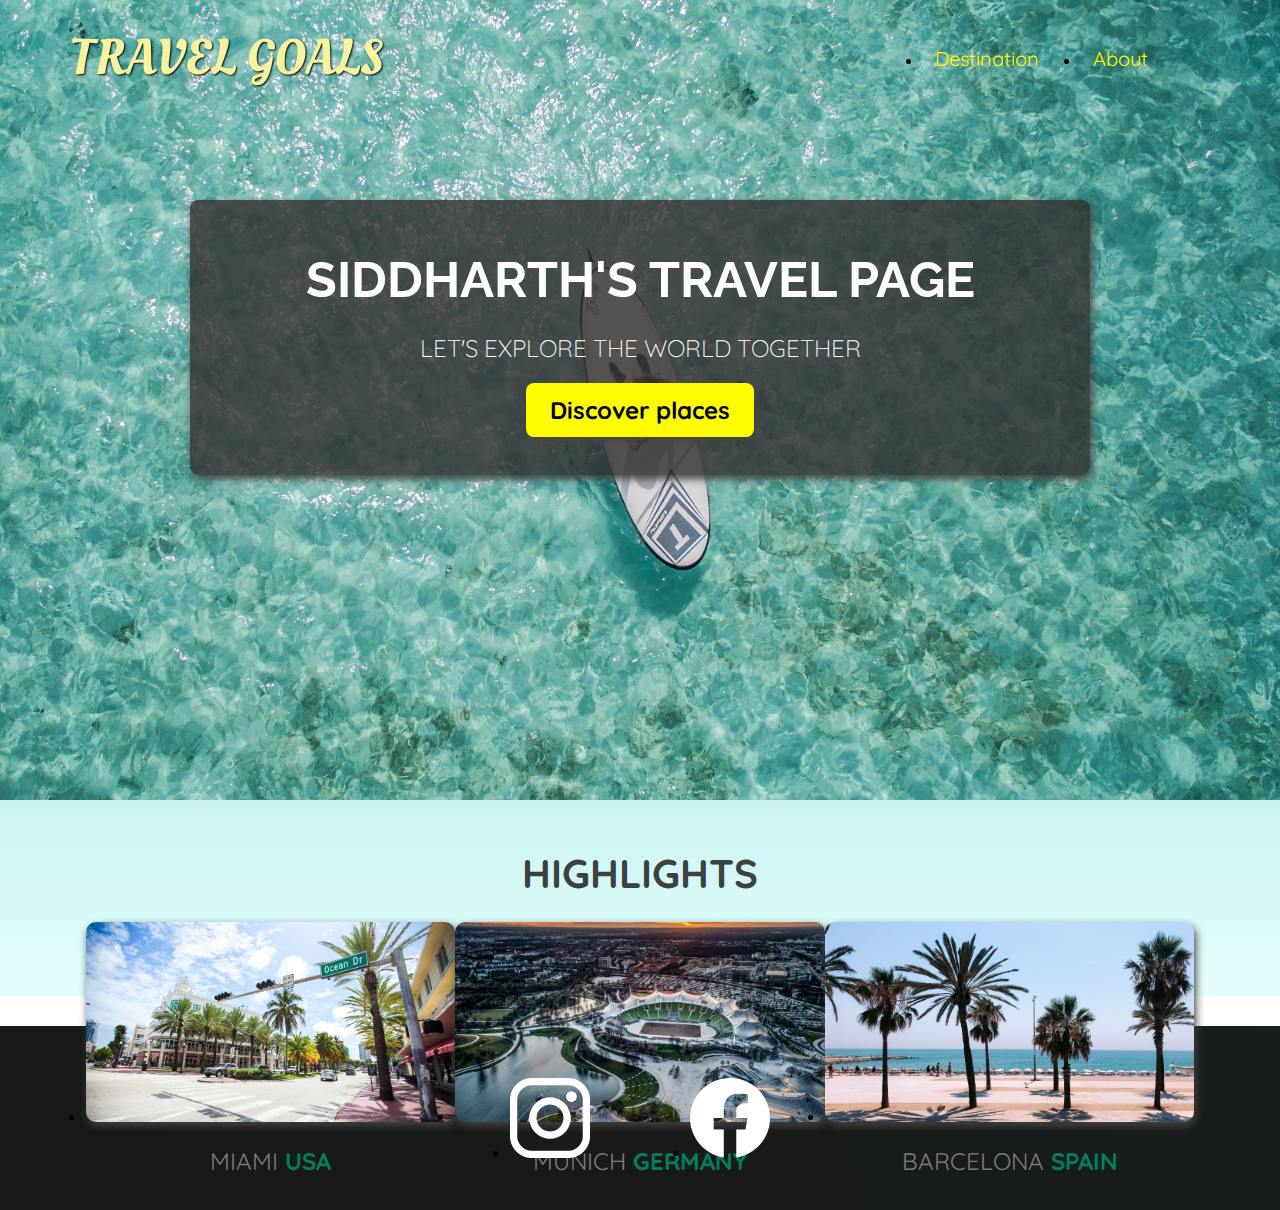
<file: HTML/index.html>
<!DOCTYPE html>
<html lang="en">

<head>
    <meta charset="UTF-8">
    <link
        href="https://fonts.googleapis.com/css2?family=Raleway:wght@700&family=Oleo+Script:wght@700&family=Quicksand:wght@300;500;700&display=swap"
        rel="stylesheet" />
    <link rel="stylesheet" href="/css/shared.css">
    <link rel="stylesheet" href="/css/styles.css"> 
    <title>Travel goals </title>
</head>

<body>
    <header>
        <div id="page-logo">
            <a href="index.html">Travel Goals</a>
        </div>
        <nav>
            <ul>
                <li><a href="places.html">Destination</a></li>
                <li><a href=""> About</a></li>
            </ul>
        </nav>
    </header>
    <main>
        <section id="hero">
            <div id="hero-content">
                <h1>Siddharth's Travel Page</h1>
                <p>Let's explore the world together</p>
                <a href="places.html">Discover places</a>
            </div>

        </section>
        
        <section id="highlights">
            <h2>Highlights</h2>
            
            <ul id="destinations">
                <li class="destination">
                    <img src="/images/places/miami.jpg" alt="miami pic">
                    <p>Miami <strong>USA</strong></p>
                </li>
                <li class="destination">
                    <img src="/images/places/munich.jpg" alt="munich ">
                    <p>Munich <strong>Germany</strong></p>
                </li>
                <li class="destination">
                    <img src="/images/places/barcelona.jpg" alt="barcelona">
                    <p>Barcelona <strong>Spain</strong></p>
                </li>
            </ul>
        
        </section>
    
    </main>
    <!-- <footer>
        <ul>
            <li><a href="https://www.instagram.com"><img src="/images/icons/insta.png" alt="instagram"></a></li>
            <li><a href="https://www.facebook.com"><img src="/images/icons/facebook.png" alt="facebook"></a></li>
        </ul>
    </footer> -->
    <footer>
        <ul>
            <li>
                <a href="https://www.instagram.com">
                    <img src="/images/icons/insta.png" alt="instagram logo ">
                </a>
            </li>
            <li>
                <a href="https://www.facebook.com"><img src="/images/icons/facebook.png" alt="Facebook logo">
                </a>
            </li>
        </ul>
    </footer>
</body>

</html>
</file>
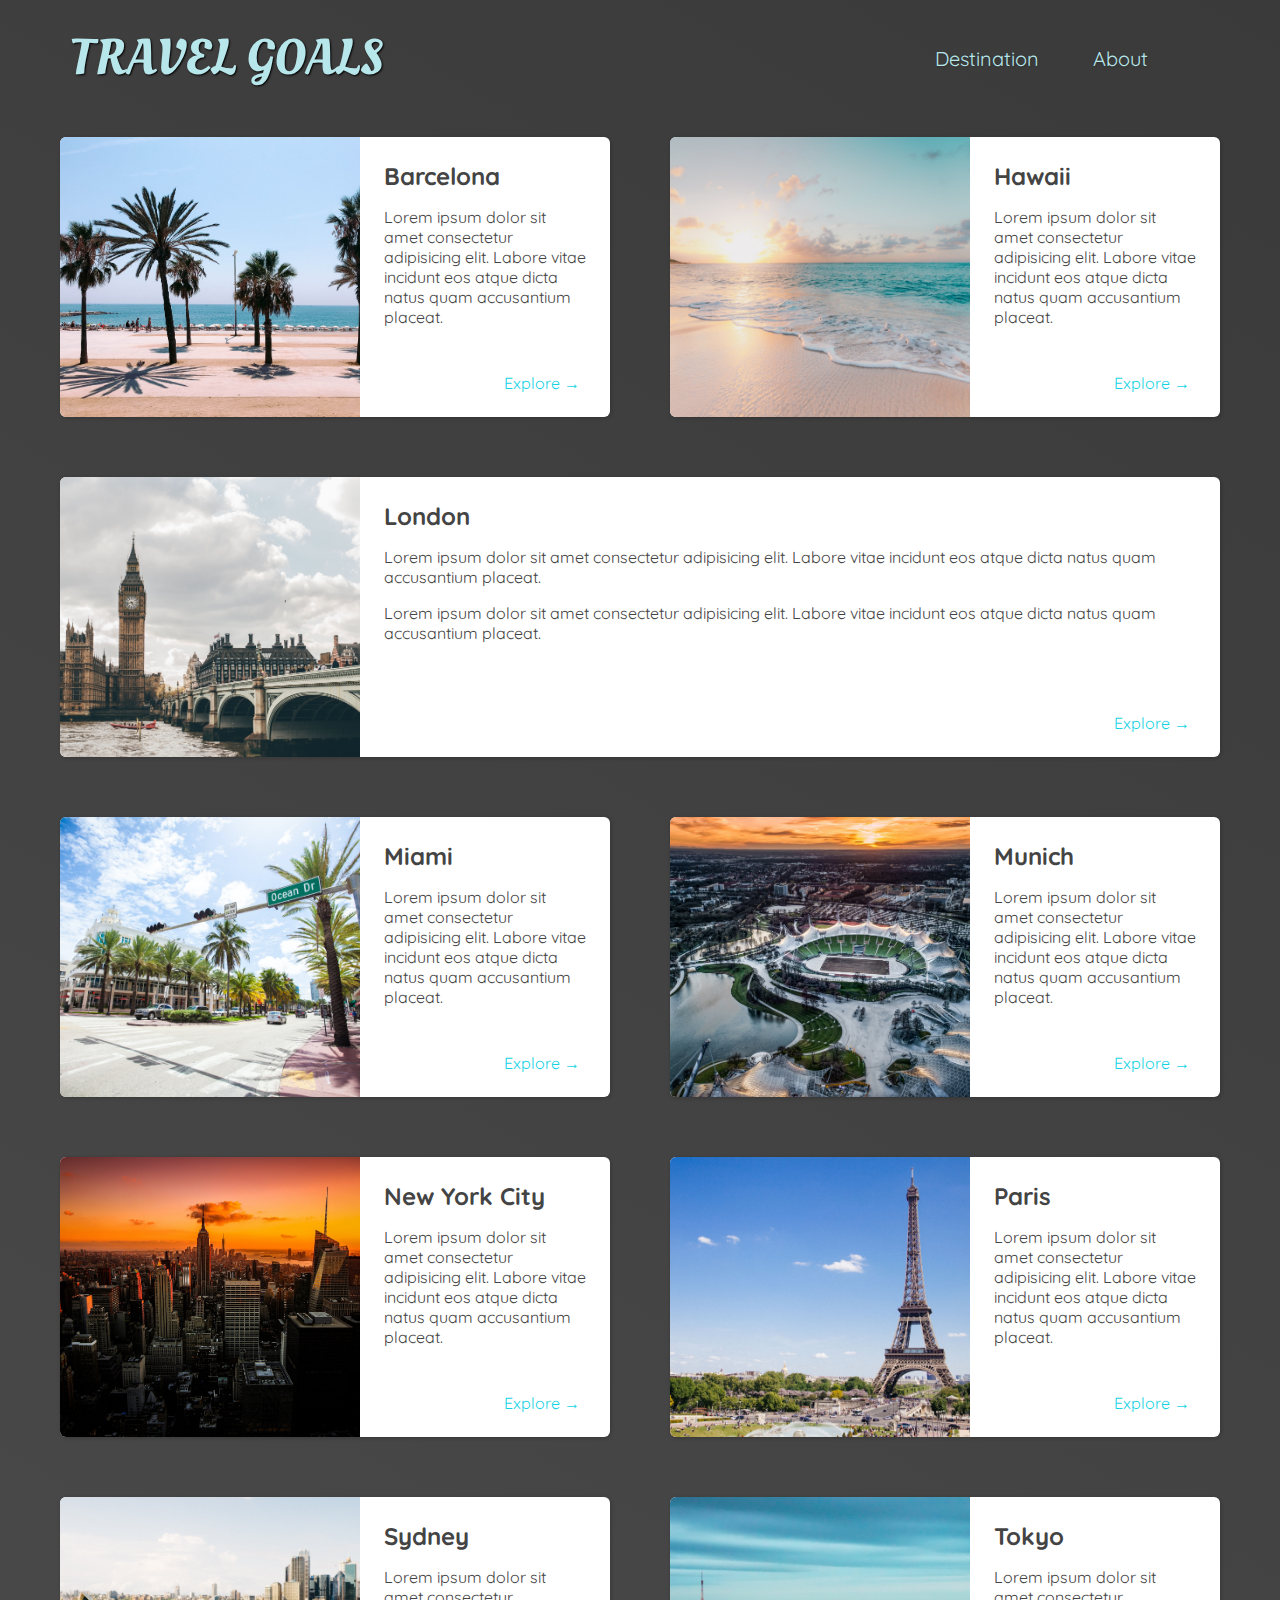
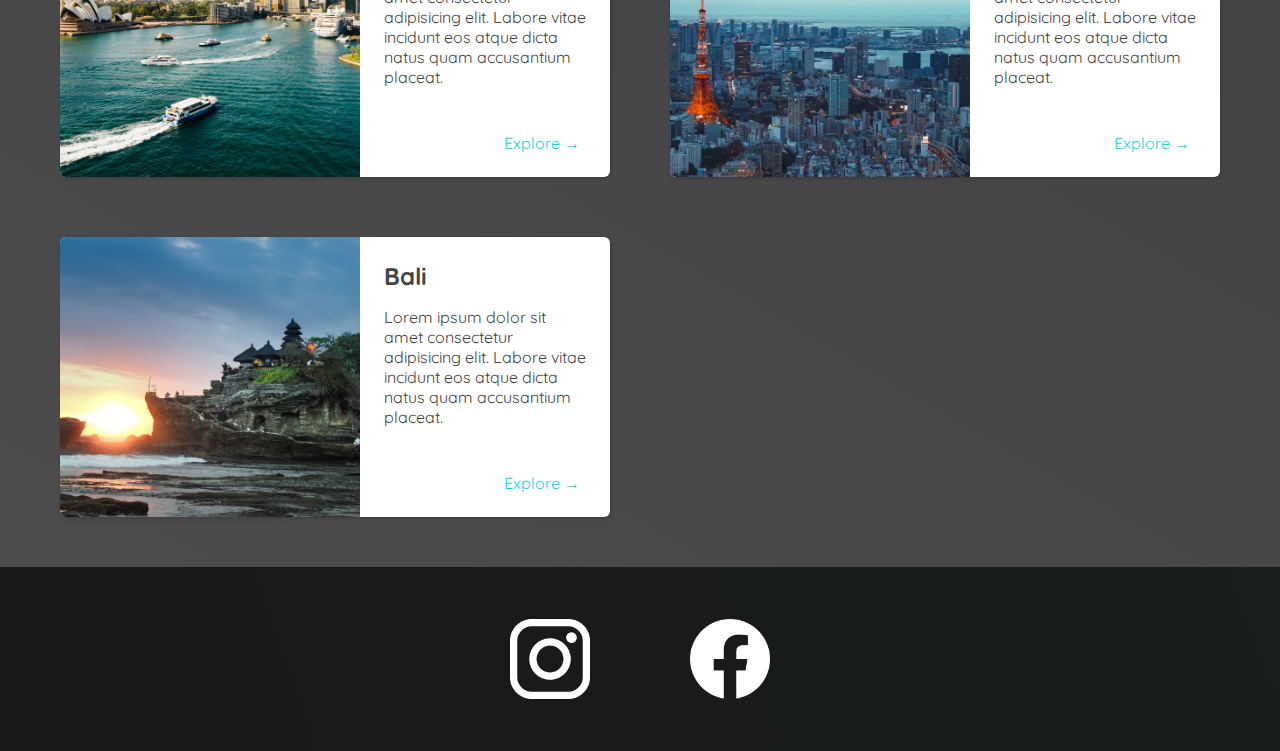
<file: HTML/places.html>
<!DOCTYPE html>
<html lang="en">

<head>
  <meta charset="UTF-8">
  <link
    href="https://fonts.googleapis.com/css2?family=Raleway:wght@700&family=Oleo+Script:wght@700&family=Quicksand:wght@300;500;700&display=swap"
    rel="stylesheet" />
  <link rel="stylesheet" href="/css/shared.css">
  <link rel="stylesheet" href="/css/places.css">
  <title>Travel goals </title>
</head>

<body>
  <header>
    <div id="page-logo">
      <a href="index.html">Travel Goals</a>
    </div>
    <nav>
      <ul>
        <li><a href="places.html">Destination</a></li>
        <li><a href=""> About</a></li>
      </ul>
    </nav>
  </header>
  <main>
    <ul>
      <li>
        <img src="/images/places/barcelona.jpg" alt="City of Barcelona" />
        <div class="item-content">
          <div>
            <h2>Barcelona</h2>
            <p>
              Lorem ipsum dolor sit amet consectetur adipisicing elit. Labore
              vitae incidunt eos atque dicta natus quam accusantium placeat.
            </p>
          </div>
          <div class="actions">
            <a href="https://en.wikipedia.org/wiki/Barcelona">Explore &#x2192</a>
          </div>
        </div>
      </li>
      <li>
        <img src="/images/places/hawaii.jpg" alt="Hawaii beach" />
        <div class="item-content">
          <div>
            <h2>Hawaii</h2>
            <p>
              Lorem ipsum dolor sit amet consectetur adipisicing elit. Labore
              vitae incidunt eos atque dicta natus quam accusantium placeat.
            </p>
          </div>
          <div class="actions">
            <a href="hhttps://en.wikipedia.org/wiki/Hawaii">Explore &#x2192</a>
          </div>
        </div>
      </li>
      <li>
        <img src="/images/places/london.jpg" alt="London city" />
        <div class="item-content">
          <div>
            <h2>London</h2>
            <p>
              Lorem ipsum dolor sit amet consectetur adipisicing elit. Labore
              vitae incidunt eos atque dicta natus quam accusantium placeat.
            </p>
            <p>
              Lorem ipsum dolor sit amet consectetur adipisicing elit. Labore
              vitae incidunt eos atque dicta natus quam accusantium placeat.
            </p>
          </div>
          <div class="actions">
            <a href="https://en.wikipedia.org/wiki/London">Explore &#x2192</a>
          </div>
        </div>
      </li>
      <li>
        <img src="/images/places/miami.jpg" alt="Miami streets" />
        <div class="item-content">
          <div>
            <h2>Miami</h2>
            <p>
              Lorem ipsum dolor sit amet consectetur adipisicing elit. Labore
              vitae incidunt eos atque dicta natus quam accusantium placeat.
            </p>
          </div>
          <div class="actions">
            <a href="https://en.wikipedia.org/wiki/Miami">Explore &#x2192</a>
          </div>
        </div>
      </li>
      <li>
        <img src="/images/places/munich.jpg" alt="Munich football stadium" />
        <div class="item-content">
          <div>
            <h2>Munich</h2>
            <p>
              Lorem ipsum dolor sit amet consectetur adipisicing elit. Labore
              vitae incidunt eos atque dicta natus quam accusantium placeat.
            </p>
          </div>
          <div class="actions">
            <a href="https://en.wikipedia.org/wiki/Munich">Explore &#x2192</a>
          </div>
        </div>
      </li>
      <li>
        <img src="/images/places/new-york-city.jpg" alt="New York City skyline" />
        <div class="item-content">
          <div>
            <h2>New York City</h2>
            <p>
              Lorem ipsum dolor sit amet consectetur adipisicing elit. Labore
              vitae incidunt eos atque dicta natus quam accusantium placeat.
            </p>
          </div>
          <div class="actions">
            <a href="https://en.wikipedia.org/wiki/New_York_City">Explore &#x2192</a>
          </div>
        </div>
      </li>
      <li>
        <img src="/images/places/paris.jpg" alt="Paris city" />
        <div class="item-content">
          <div>
            <h2>Paris</h2>
            <p>
              Lorem ipsum dolor sit amet consectetur adipisicing elit. Labore
              vitae incidunt eos atque dicta natus quam accusantium placeat.
            </p>
          </div>
          <div class="actions">
            <a href="https://en.wikipedia.org/wiki/Paris">Explore &#x2192</a>
          </div>
        </div>
      </li>
      <li>
        <img src="/images/places/sydney.jpg" alt="Sydney beach" />
        <div class="item-content">
          <div>
            <h2>Sydney</h2>
            <p>
              Lorem ipsum dolor sit amet consectetur adipisicing elit. Labore
              vitae incidunt eos atque dicta natus quam accusantium placeat.
            </p>
          </div>
          <div class="actions">
            <a href="https://en.wikipedia.org/wiki/Sydney">Explore &#x2192</a>
          </div>
        </div>
      </li>
      <li>
        <img src="/images/places/tokyo.jpg" alt="Tokyo skyline" />
        <div class="item-content">
          <div>
            <h2>Tokyo</h2>
            <p>
              Lorem ipsum dolor sit amet consectetur adipisicing elit. Labore
              vitae incidunt eos atque dicta natus quam accusantium placeat.
            </p>
          </div>
          <div class="actions">
            <a href="https://en.wikipedia.org/wiki/Tokyo">Explore &#x2192</a>
          </div>
        </div>
      </li>
      <li>
        <img src="/images/places/bali.jpg" alt="Bali beach" />
        <div class="item-content">
          <div>
            <h2>Bali</h2>
            <p>
              Lorem ipsum dolor sit amet consectetur adipisicing elit. Labore
              vitae incidunt eos atque dicta natus quam accusantium placeat.
            </p>
          </div>
          <div class="actions">
            <a href="https://en.wikipedia.org/wiki/Bali">Explore &#x2192</a>
          </div>
        </div>
      </li>
    </ul>
  </main>
  <footer>
    <ul>
      <li>
        <a href="https://www.instagram.com">
          <img src="/images/icons/insta.png" alt="instagram logo ">
        </a>
      </li>
      <li>
        <a href="https://www.facebook.com"><img src="/images/icons/facebook.png" alt="Facebook logo">
        </a>
      </li>
    </ul>
  </footer>
</body>

</html>
</file>
<file: css/shared.css>
body {
    font-family: "Quicksand", sans-serif;
    margin: 0;
}

#page-logo a {
    padding: 10px;
    font-family: "Oleo Script", sans-serif;
    color: rgb(245, 243, 160);
    font-size: 50px;
    text-decoration: none;
    text-transform: uppercase;
    text-shadow: 1px 1px 2px rgb(0, 0, 0);
}

header ul {
    display: flex;
    padding: 15px 60px;

}

header li {
    margin-left: 30px;
}

header {
    display: flex;
    align-items: center;
    justify-content: space-between;
    padding: 15px 60px;
    position: absolute;
    width: 100%;
    box-sizing: border-box;
    top: 0;
    left: 0;
}

header a {
    color: rgb(255, 251, 0);
    text-decoration: none;
    font-size: 20px;
    padding: 12px;
    text-shadow: 1px 1px 2px rgba(0, 0, 0, 0.2);
    border-radius: 6px;
}

header nav a:hover {
    background-color: rgb(255, 251, 0);
    color: rgb(77, 77, 77);
}

footer {
    background: linear-gradient(70deg, rgb(24, 24, 24), rgb(25, 29, 29));
    margin-top: 30px;
    padding: 36px;
}

footer ul {
    display: flex;
    justify-content: center;
}

footer li {
    width: 80px;
    height: 80px;
    margin: 0px 50px;
}

footer img {
    width: 100%;
    height: 100%;
}
</file>
<file: css/styles.css>
#hero{
  height: 800px;
  background-image:url("/images/places/ocean.jpg");
  background-position: center;
  background-size: cover;
}
#hero-content{
  width: 900px;
  background-color: rgba(51, 47, 47, 0.8);
  box-shadow: 2px 4px 8px rgb(68, 67, 67);
  border-radius: 8px;
  text-align: center;
  padding: 50px 0;
  margin: 0 auto;
  position: relative;
  top: 200px;
}
#hero-content h1{
  color: white;
  text-transform: uppercase;
  font-size: 50px;
  font-family: "Raleway", sans-serif;
  margin: 0%;
}
#hero-content p{
  color: white;
  text-transform: uppercase;
  font-size: 24px;
  font-weight: 300;
  margin-bottom: 32px;
}
#hero-content a{
  text-decoration: none;
  background-color: rgb(255, 251, 0);
  padding: 12px 24px;
  color: black;
  font-size: 24px;
  font-weight:bold;
  border-radius: 8px;
  box-shadow: 2px 4px 8px rgb(68, 67, 67);
}
#hero-content a:hover{
  background-color: rgba(255, 238, 0, 0.945);
}
#highlights{
  padding: 24px;
  background: linear-gradient(0deg, rgb(227, 255, 253), rgb(202, 243, 240));
}
#highlights h2 {
  text-transform: uppercase;
  text-align: center;
  font-size: 40px;
  color: rgb(59, 65, 64);
  margin: 24px 0px;
}

#destinations{
  display: flex;
  width: 90%;
  margin: auto;
  margin-bottom: 40px;}

.destination img{
  height: 200px;
  width: 100%;
  box-shadow: 2px 4px 8px rgb(68, 67, 67);
  border-radius: 10px;
  object-fit: cover;

}
.destination{
  margin: 0 20px;
  text-transform: uppercase;
  margin-left: auto;
  margin-right: auto;
  height: 10px;
  width: 400px;
  
}
.destination p{
  text-align: center;
  font-size: 24px;
  color: rgb(124, 123, 123);
  margin: 20px 0px;
}
.destination strong{
  color: rgb(3, 126, 93);
}
ul{
  padding-inline-start: 0px;
  display: flex;
}
</file>
<file: css/places.css>
body {
    background: linear-gradient(30deg, rgb(77, 77, 77), rgb(58, 58, 58));
    color: rgb(68, 68, 68);
}

#page-logo a{
    color: rgb(183, 230, 235);
}

header {
    position: static;
}
header a{
    color: rgb(183, 230, 235);
}

header nav a:hover{
    background-color: rgb(183, 230, 235);
    color: rgb(59, 59, 59);
}

main ul {
    width: 1200;
    margin: 0 auto;
    max-width: 1200px;
    display: grid;
    grid-template-columns: 1fr 1fr;
    /* single row ko double me shift karne ke liye (using 2fr gives 2 cols) */
    gap: 20px 20px;
    /* Used for giving row and cols gap */
}

li:nth-of-type(3) {
    /*to choose specific list item inside list item*/
    grid-column: 1 / span 2;
    /*start at 1 col and span over to 2 cols*/
}

ul {
    padding: 0px;
    list-style: none;
}

main li {
    display: flex;
    margin: 20px;
    background-color: white;
    box-shadow: 1px 1px 4px rgba(0, 0, 0, 0.2);
    border-radius: 6px;
    overflow: hidden;
    /*agar list me image ko round karna ho (on one side) toh use this :D */

}

main li img {
    width: 300px;
    height: 280px;
    object-fit: cover;
    /* image ko dhanka banane ke liye*/

}

.item-content {
    padding: 24px;
    display: flex;
    flex-direction: column;
    justify-content: space-between;
}

.item-content h2{
    margin: 0;
}

.actions {
    text-align: right;
}

.actions a {
    text-decoration: none;
    padding: 6px;
    color: rgb(22, 211, 228);
    border-radius: 5px;
}

.actions a:hover {
    background-color: rgb(235, 253, 255);
}
</file>
